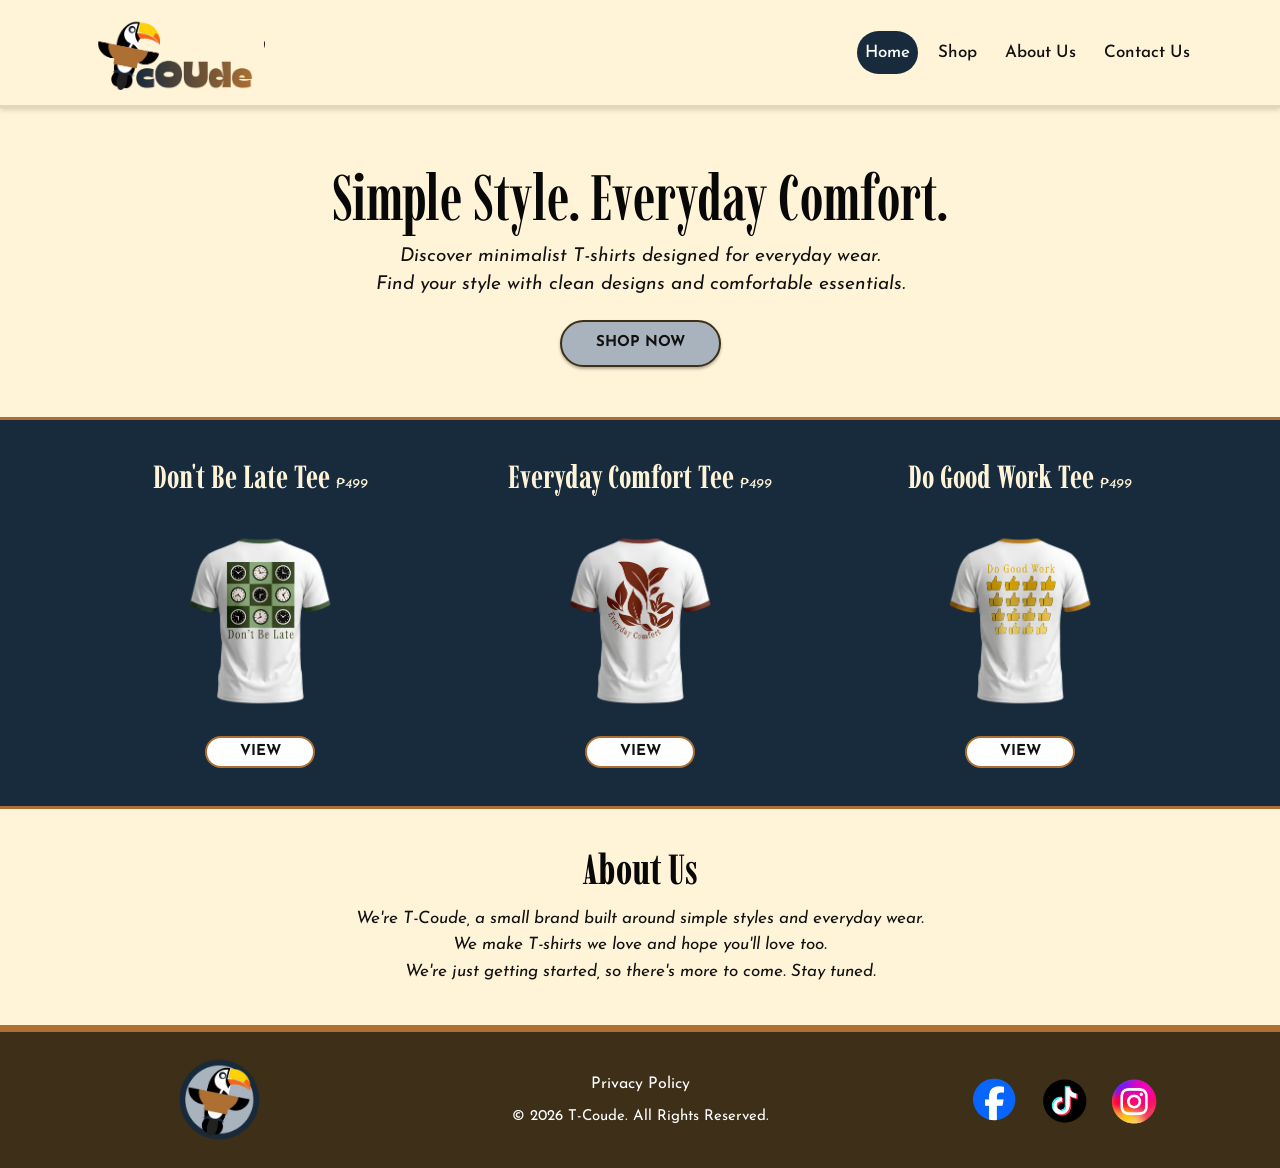
<file: index.html>
<!DOCTYPE html>
<html lang="en">
<head>
  <meta charset="UTF-8">
  <meta name="viewport" content="width=device-width, initial-scale=1.0">

  <title>T-Coude | Simple Style. Everyday Comfort.</title>

  <!-- Bootstrap CSS -->
  <link href="https://cdn.jsdelivr.net/npm/bootstrap@5.3.3/dist/css/bootstrap.min.css" rel="stylesheet">

  <!-- Google Fonts -->
  <link href="https://fonts.googleapis.com/css2?family=Imbue:wght@400;500;600;700&family=Josefin+Sans:wght@400;500;600;700&display=swap" rel="stylesheet">

  <!-- Custom CSS -->
  <link rel="stylesheet" href="css/style.css">
</head>

<body>

  <!-- HEADER AND NAVIGATION -->
  <header>
    <nav class="navbar navbar-expand-lg tc-navbar">
      <div class="container">

        <a class="navbar-brand tc-logo" href="index.html">
          <img src="images/tcoude-logo.png" alt="T-Coude logo">
        </a>

        <button class="navbar-toggler" type="button"
          data-bs-toggle="collapse"
          data-bs-target="#mainNavigation"
          aria-controls="mainNavigation"
          aria-expanded="false"
          aria-label="Toggle navigation">
          <span class="navbar-toggler-icon"></span>
        </button>

        <div class="collapse navbar-collapse" id="mainNavigation">
          <ul class="navbar-nav ms-auto align-items-lg-center">
            <li class="nav-item">
              <a class="nav-link active" aria-current="page" href="index.html">Home</a>
            </li>
            <li class="nav-item">
              <a class="nav-link" href="#products">Shop</a>
            </li>
            <li class="nav-item">
              <a class="nav-link" href="#about">About Us</a>
            </li>
            <li class="nav-item">
              <a class="nav-link" href="contact.html">Contact Us</a>
            </li>
          </ul>
        </div>

      </div>
    </nav>
  </header>

  <main>

    <!-- HERO SECTION -->
    <section class="hero-section text-center">
      <div class="container">
        <h1>Simple Style. Everyday Comfort.</h1>

        <p>
          Discover minimalist T-shirts designed for everyday wear.<br>
          Find your style with clean designs and comfortable essentials.
        </p>

        <a href="#products" class="btn shop-button">Shop Now</a>
      </div>
    </section>

    <!-- FEATURED PRODUCTS -->
    <div class="products-section" id="products">
      <div class="container">
        <div class="row justify-content-center align-items-center g-4">

          <!-- DON'T BE LATE -->
          <div class="col-12 col-md-4">
            <article class="product-card">
              <h2>Don't Be Late Tee <span>₱499</span></h2>

              <img
                src="images/dont-be-late-back.png"
                class="product-image"
                alt="Back view of the Don't Be Late T-shirt">

              <a href="product-dont-be-late.html" class="btn view-button">View</a>
            </article>
          </div>

          <!-- EVERYDAY COMFORT -->
          <div class="col-12 col-md-4">
            <article class="product-card">
              <h2>Everyday Comfort Tee <span>₱499</span></h2>

              <img
                src="images/everyday-comfort-back.png"
                class="product-image"
                alt="Back view of the Everyday Comfort T-shirt">

              <a href="product-everyday-comfort.html" class="btn view-button">View</a>
            </article>
          </div>

          <!-- DO GOOD WORK -->
          <div class="col-12 col-md-4">
            <article class="product-card">
              <h2>Do Good Work Tee <span>₱499</span></h2>

              <img
                src="images/do-good-work-back.png"
                class="product-image"
                alt="Back view of the Do Good Work T-shirt">

              <a href="product-do-good-work.html" class="btn view-button">View</a>
            </article>
          </div>

        </div>
      </div>
    </div>

    <!-- ABOUT US -->
    <section class="about-section text-center" id="about">
      <div class="container">
        <h2>About Us</h2>

        <p>
          We're T-Coude, a small brand built around simple styles and everyday wear.<br>
          We make T-shirts we love and hope you'll love too.<br>
          We're just getting started, so there's more to come. Stay tuned.
        </p>
      </div>
    </section>

  </main>

  <!-- FOOTER -->
  <footer class="tc-footer">
    <div class="container">
      <div class="row align-items-center text-center g-3">

        <div class="col-12 col-md-3">
          <a class="footer-logo" href="index.html" aria-label="T-Coude homepage">
            <img src="images/tcoude-footer-logo.png" alt="T-Coude logo">
          </a>
        </div>

        <div class="col-12 col-md-6 footer-middle">
          <a class="privacy-link" href="privacy.html">Privacy Policy</a>
          <p>© 2026 T-Coude. All Rights Reserved.</p>
        </div>

        <div class="col-12 col-md-3 footer-socials">
          <a href="#" aria-label="Facebook">
            <img src="images/facebook.png" alt="Facebook">
          </a>

          <a href="#" aria-label="TikTok">
            <img src="images/tiktok.png" alt="TikTok">
          </a>

          <a href="#" aria-label="Instagram">
            <img src="images/instagram.png" alt="Instagram">
          </a>
        </div>

      </div>
    </div>
  </footer>

  <!-- Bootstrap JavaScript -->
  <script src="https://cdn.jsdelivr.net/npm/bootstrap@5.3.3/dist/js/bootstrap.bundle.min.js"></script>

</body>
</html>
</file>
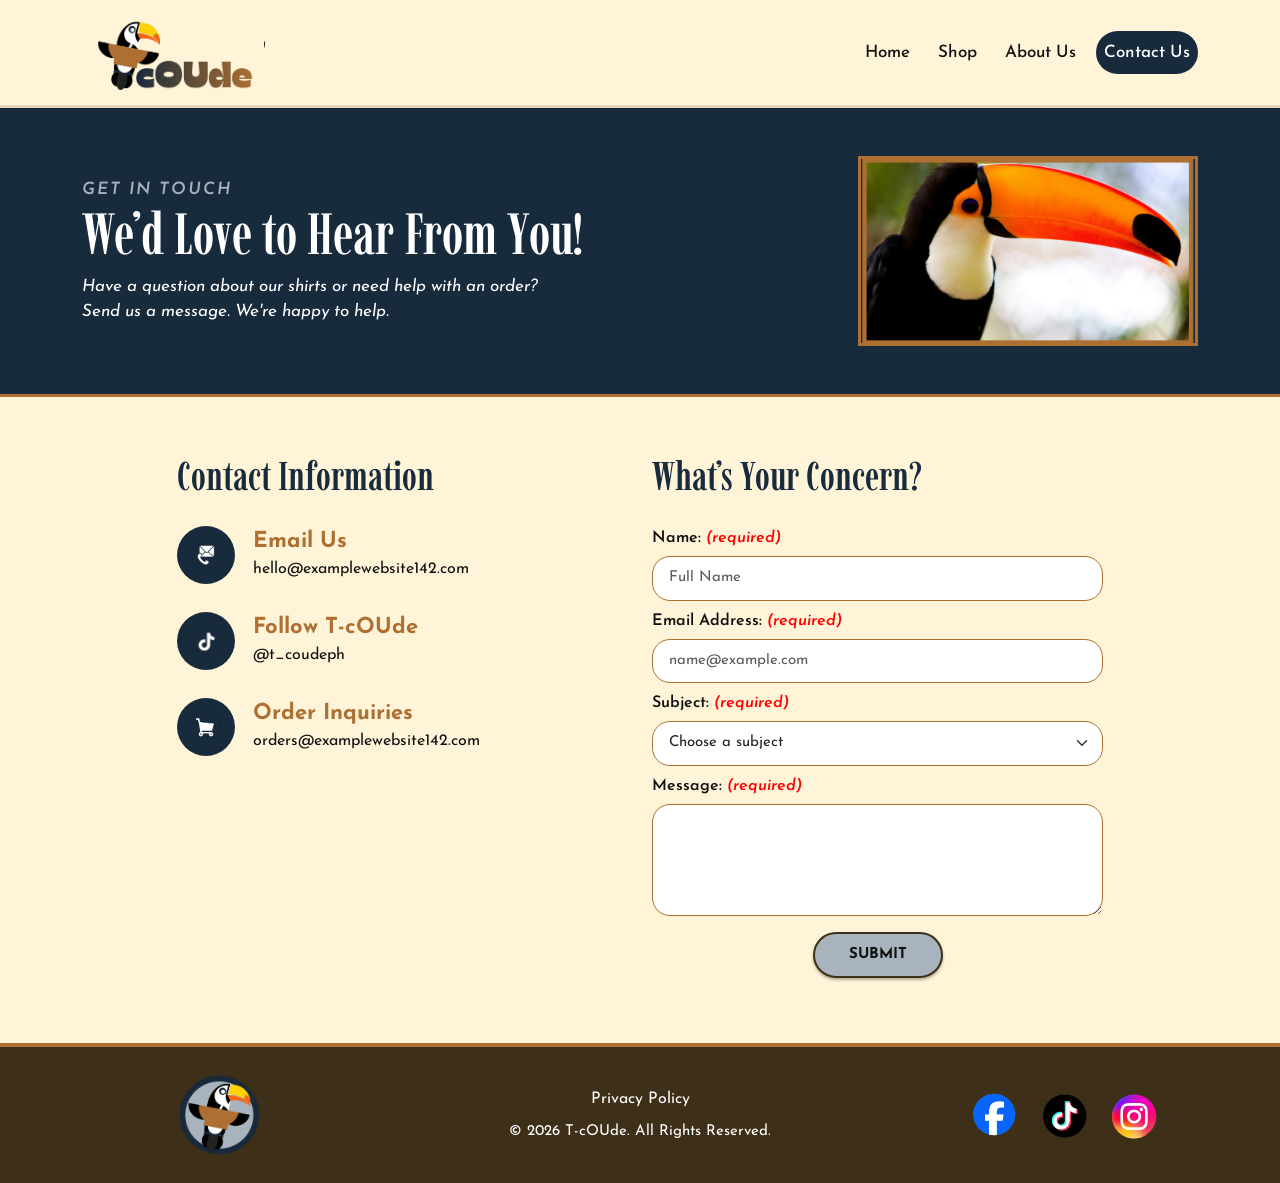
<file: contact.html>
<!DOCTYPE html>
<html lang="en">
<head>
  <meta charset="UTF-8">
  <meta name="viewport" content="width=device-width, initial-scale=1.0">

  <title>Contact Us | T-Coude</title>

  <!-- Bootstrap CSS -->
  <link href="https://cdn.jsdelivr.net/npm/bootstrap@5.3.3/dist/css/bootstrap.min.css" rel="stylesheet">

  <!-- Google Fonts -->
  <link href="https://fonts.googleapis.com/css2?family=Imbue:wght@400;500;600;700&family=Josefin+Sans:ital,wght@0,400;0,500;0,600;0,700;1,400&display=swap" rel="stylesheet">

  <!-- Main CSS -->
  <link rel="stylesheet" href="css/style.css">
</head>

<body>

<!-- HEADER / NAVBAR -->
<header>
  <nav class="navbar navbar-expand-lg tc-navbar">
    <div class="container">

      <a class="navbar-brand tc-logo" href="index.html">
        <img src="images/tcoude-logo.png" alt="T-Coude logo">
      </a>

      <button class="navbar-toggler" type="button"
        data-bs-toggle="collapse"
        data-bs-target="#mainNavigation"
        aria-controls="mainNavigation"
        aria-expanded="false"
        aria-label="Toggle navigation">
        <span class="navbar-toggler-icon"></span>
      </button>

      <div class="collapse navbar-collapse" id="mainNavigation">
        <ul class="navbar-nav ms-auto align-items-lg-center">
          <li class="nav-item">
            <a class="nav-link" href="index.html">Home</a>
          </li>

          <li class="nav-item">
            <a class="nav-link" href="index.html#products">Shop</a>
          </li>

          <li class="nav-item">
            <a class="nav-link" href="index.html#about">About Us</a>
          </li>

          <li class="nav-item">
            <a class="nav-link active" href="contact.html" aria-current="page">Contact Us</a>
          </li>
        </ul>
      </div>
    </div>
  </nav>
</header>

<main>

  <!-- CONTACT HERO -->
  <section class="contact-hero">
    <div class="container">
      <div class="row align-items-center">

        <div class="col-md-7">
          <p class="eyebrow">GET IN TOUCH</p>
          <h1>We’d Love to Hear From You!</h1>
          <p>
            Have a question about our shirts or need help with an order?<br>
            Send us a message. We're happy to help.
          </p>
        </div>

        <div class="col-md-5">
          <img
            src="images/toucan-photo.png"
            alt="T-Coude toucan"
            class="contact-toucan-image">
        </div>

      </div>
    </div>
  </section>

  <!-- CONTACT CONTENT -->
  <section class="contact-content">
    <div class="container">
      <div class="row g-4">

        <!-- LEFT COLUMN: CONTACT INFORMATION -->
        <div class="col-lg-5 offset-lg-1">
          <h2>Contact Information</h2>

          <!-- EMAIL -->
          <div class="contact-info-item">
            <div class="contact-icon">
              <img src="images/contact-email-blue.png" alt="Email icon">
            </div>
            <div>
              <h3>Email Us</h3>
              <p><a href="mailto:hello@examplewebsite142.com">hello@examplewebsite142.com</a></p>
            </div>
          </div>

          <!-- TIKTOK -->
          <div class="contact-info-item">
            <div class="contact-icon">
              <img src="images/contact-tiktok-blue.png" alt="TikTok icon">
            </div>
            <div>
              <h3>Follow T-cOUde</h3>
              <p>
                <a href="https://www.tiktok.com/@t_coudeph" target="_blank" rel="noopener noreferrer">
                  @t_coudeph
                </a>
              </p>
            </div>
          </div>

          <!-- ORDER INQUIRIES -->
          <div class="contact-info-item">
            <div class="contact-icon">
              <img src="images/contact-orders-blue.png" alt="Order inquiries icon">
            </div>
            <div>
              <h3>Order Inquiries</h3>
              <p><a href="mailto:orders@examplewebsite142.com">orders@examplewebsite142.com</a></p>
            </div>
          </div>
        </div>

        <!-- RIGHT COLUMN: CONTACT FORM -->
        <div class="col-lg-5">
          <h2>What’s Your Concern?</h2>

          <form id="contactForm" class="contact-form">

            <div class="mb-2">
              <label for="contactName" class="form-label">
                Name: <span class="required">(required)</span>
              </label>
              <input
                type="text"
                class="form-control"
                id="contactName"
                placeholder="Full Name"
                required>
            </div>

            <div class="mb-2">
              <label for="contactEmail" class="form-label">
                Email Address: <span class="required">(required)</span>
              </label>
              <input
                type="email"
                class="form-control"
                id="contactEmail"
                placeholder="name@example.com"
                required>
            </div>

            <div class="mb-2">
              <label for="contactSubject" class="form-label">
                Subject: <span class="required">(required)</span>
              </label>
              <select class="form-select" id="contactSubject" required>
                <option value="" selected disabled>Choose a subject</option>
                <option value="Product Inquiry">Product Inquiry</option>
                <option value="Order Concern">Order Concern</option>
                <option value="General Question">General Question</option>
                <option value="Other">Other</option>
              </select>
            </div>

            <div class="mb-3">
              <label for="contactMessage" class="form-label">
                Message: <span class="required">(required)</span>
              </label>
              <textarea
                class="form-control"
                id="contactMessage"
                rows="4"
                required></textarea>
            </div>

            <div class="text-center">
              <button type="submit" class="btn btn-cadet">
                SUBMIT
              </button>
            </div>

          </form>
        </div>

      </div>
    </div>
  </section>

</main>

<!-- FOOTER -->
<footer class="tc-footer">
  <div class="container">

    <div class="row align-items-center text-center g-3">

      <div class="col-12 col-md-3">
        <a class="footer-logo" href="index.html" aria-label="T-Coude homepage">
          <img src="images/tcoude-footer-logo.png" alt="T-Coude logo">
        </a>
      </div>

      <div class="col-12 col-md-6 footer-middle">
        <a href="privacy.html">Privacy Policy</a>
        <p>© 2026 T-cOUde. All Rights Reserved.</p>
      </div>

      <div class="col-12 col-md-3 footer-socials">
        <a href="#" aria-label="Facebook">
          <img src="images/facebook.png" alt="Facebook">
        </a>

        <a href="#" aria-label="TikTok">
          <img src="images/tiktok.png" alt="TikTok">
        </a>

        <a href="#" aria-label="Instagram">
          <img src="images/instagram.png" alt="Instagram">
        </a>
      </div>

    </div>
  </div>
</footer>

<!-- JAVASCRIPT -->
<script src="https://cdn.jsdelivr.net/npm/bootstrap@5.3.3/dist/js/bootstrap.bundle.min.js"></script>
<script src="js/script.js"></script>

</body>
</html>
</file>
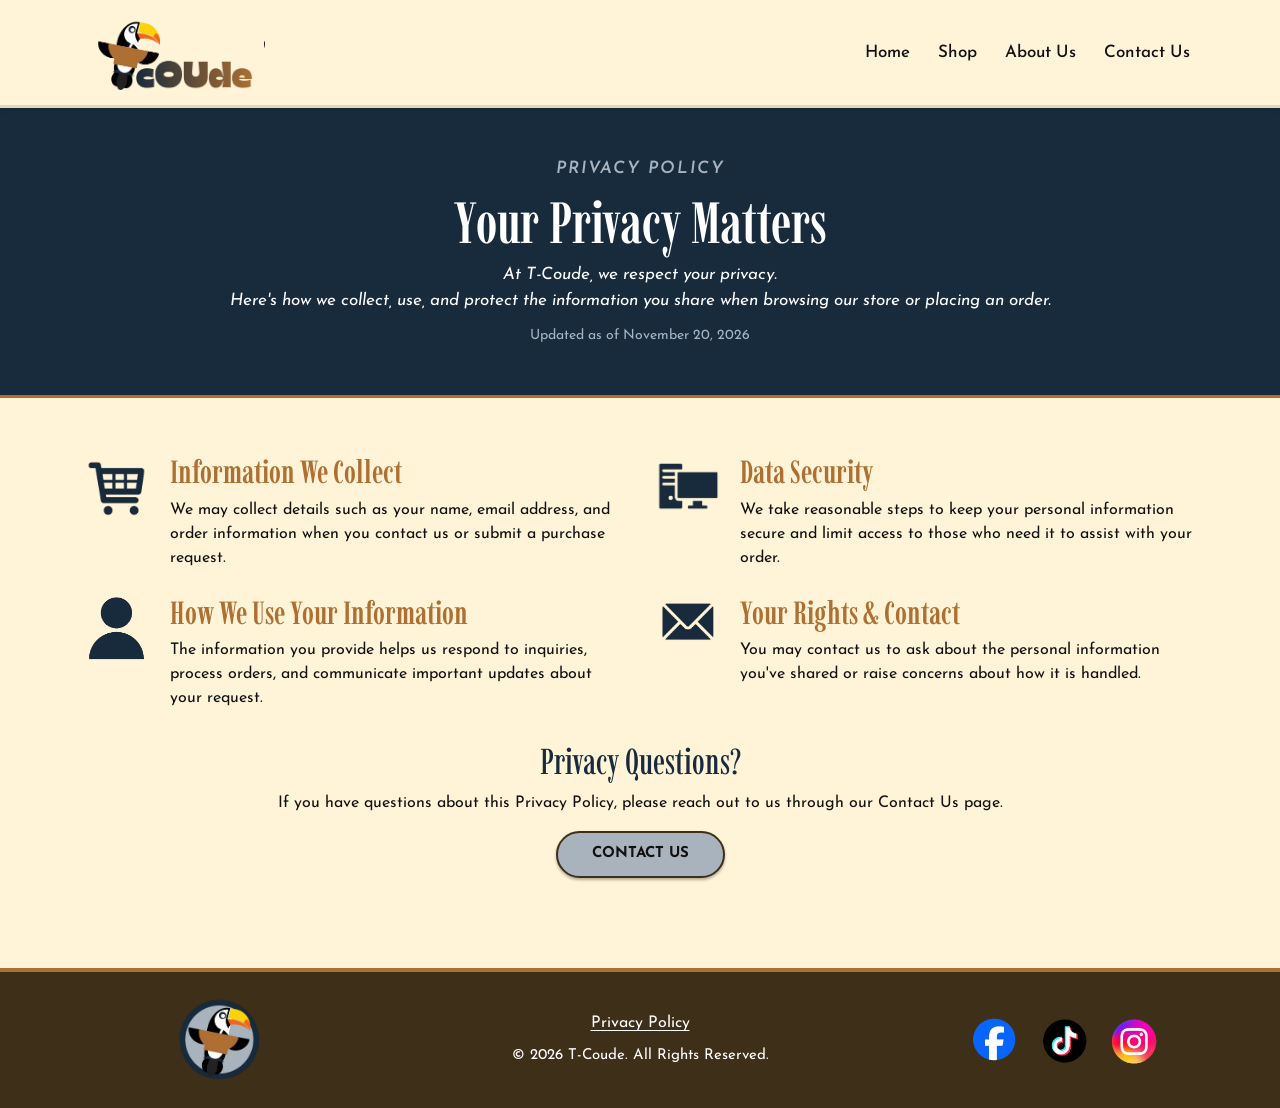
<file: privacy.html>
<!DOCTYPE html>
<html lang="en">
<head>
  <meta charset="UTF-8">
  <meta name="viewport" content="width=device-width, initial-scale=1.0">
  <title>Privacy Policy | T-Coude</title>

  <link href="https://cdn.jsdelivr.net/npm/bootstrap@5.3.3/dist/css/bootstrap.min.css" rel="stylesheet">
  <link href="https://fonts.googleapis.com/css2?family=Imbue:wght@400;500;600;700&family=Josefin+Sans:wght@400;500;600;700&display=swap" rel="stylesheet">
  <link rel="stylesheet" href="css/style.css">
</head>

<body>

<header>
  <nav class="navbar navbar-expand-lg tc-navbar">
    <div class="container">
      <a class="navbar-brand tc-logo" href="index.html">
        <img src="images/tcoude-logo.png" alt="T-Coude logo">
      </a>

      <button class="navbar-toggler" type="button" data-bs-toggle="collapse"
        data-bs-target="#mainNavigation" aria-controls="mainNavigation"
        aria-expanded="false" aria-label="Toggle navigation">
        <span class="navbar-toggler-icon"></span>
      </button>

      <div class="collapse navbar-collapse" id="mainNavigation">
        <ul class="navbar-nav ms-auto align-items-lg-center">
          <li class="nav-item"><a class="nav-link" href="index.html">Home</a></li>
          <li class="nav-item"><a class="nav-link" href="index.html#products">Shop</a></li>
          <li class="nav-item"><a class="nav-link" href="index.html#about">About Us</a></li>
          <li class="nav-item"><a class="nav-link" href="contact.html">Contact Us</a></li>
        </ul>
      </div>
    </div>
  </nav>
</header>

<main>

  <!-- PRIVACY POLICY HERO -->
  <section class="privacy-hero">
    <div class="container">
      <p class="eyebrow">PRIVACY POLICY</p>
      <h1>Your Privacy Matters</h1>
      <p>
        At T-Coude, we respect your privacy.<br>
        Here's how we collect, use, and protect the information you share
        when browsing our store or placing an order.
      </p>
      <small>Updated as of November 20, 2026</small>
    </div>
  </section>

  <!-- PRIVACY POLICY CONTENT -->
  <section class="privacy-content">
    <div class="container">

      <div class="row g-4">

        <!-- INFORMATION WE COLLECT -->
        <div class="col-md-6">
          <article class="privacy-item">
            <img
              src="images/shopping-cart-icon.png"
              class="privacy-icon-img"
              alt="Shopping cart icon">

            <div>
              <h2>Information We Collect</h2>
              <p>
                We may collect details such as your name, email address,
                and order information when you contact us or submit a
                purchase request.
              </p>
            </div>
          </article>
        </div>

        <!-- DATA SECURITY -->
        <div class="col-md-6">
          <article class="privacy-item">
            <img
              src="images/computer-icon.png"
              class="privacy-icon-img"
              alt="Computer icon">

            <div>
              <h2>Data Security</h2>
              <p>
                We take reasonable steps to keep your personal information
                secure and limit access to those who need it to assist
                with your order.
              </p>
            </div>
          </article>
        </div>

        <!-- HOW WE USE YOUR INFORMATION -->
        <div class="col-md-6">
          <article class="privacy-item">
            <img
              src="images/user-icon.png"
              class="privacy-icon-img"
              alt="User icon">

            <div>
              <h2>How We Use Your Information</h2>
              <p>
                The information you provide helps us respond to inquiries,
                process orders, and communicate important updates about
                your request.
              </p>
            </div>
          </article>
        </div>

        <!-- YOUR RIGHTS AND CONTACT -->
        <div class="col-md-6">
          <article class="privacy-item">
            <img
              src="images/email-icon.png"
              class="privacy-icon-img"
              alt="Email icon">

            <div>
              <h2>Your Rights &amp; Contact</h2>
              <p>
                You may contact us to ask about the personal information
                you've shared or raise concerns about how it is handled.
              </p>
            </div>
          </article>
        </div>

      </div>

      <!-- PRIVACY QUESTIONS -->
      <div class="privacy-questions">
        <h2>Privacy Questions?</h2>
        <p>
          If you have questions about this Privacy Policy, please reach
          out to us through our Contact Us page.
        </p>
        <a href="contact.html" class="btn shop-button">Contact Us</a>
      </div>

    </div>
  </section>

</main>

<footer class="tc-footer">
  <div class="container">
    <div class="row align-items-center text-center g-3">
      <div class="col-12 col-md-3">
        <a class="footer-logo" href="index.html" aria-label="T-Coude homepage">
          <img src="images/tcoude-footer-logo.png" alt="T-Coude logo">
        </a>
      </div>

      <div class="col-12 col-md-6 footer-middle">
        <a href="privacy.html" class="active-page" aria-current="page">Privacy Policy</a>
        <p>© 2026 T-Coude. All Rights Reserved.</p>
      </div>

      <div class="col-12 col-md-3 footer-socials">
        <a href="#" aria-label="Facebook"><img src="images/facebook.png" alt="Facebook"></a>
        <a href="#" aria-label="TikTok"><img src="images/tiktok.png" alt="TikTok"></a>
        <a href="#" aria-label="Instagram"><img src="images/instagram.png" alt="Instagram"></a>
      </div>
    </div>
  </div>
</footer>

<script src="https://cdn.jsdelivr.net/npm/bootstrap@5.3.3/dist/js/bootstrap.bundle.min.js"></script>
</body>
</html>
</file>
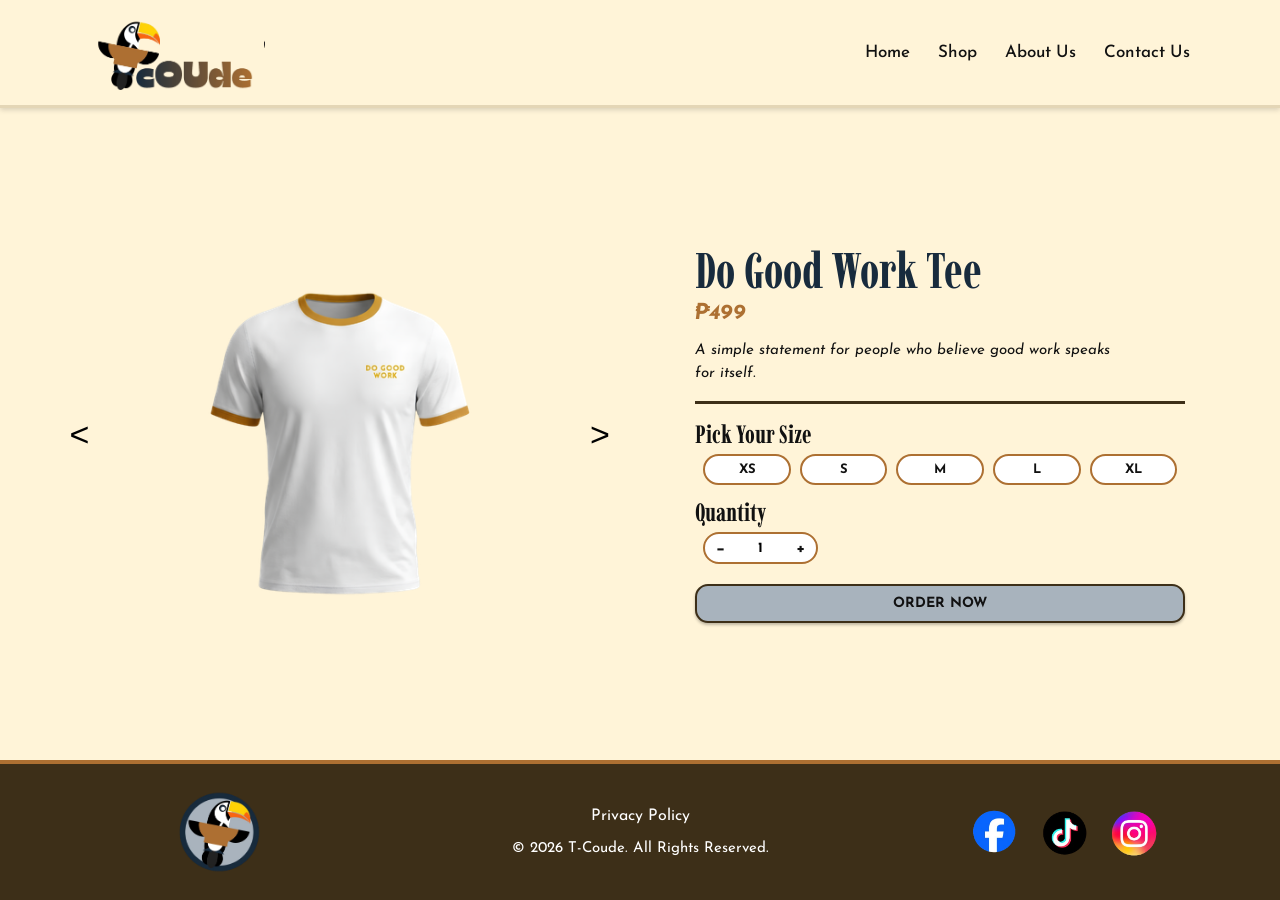
<file: product-do-good-work.html>
<!DOCTYPE html>
<html lang="en">
<head>
  <meta charset="UTF-8">
  <meta name="viewport" content="width=device-width, initial-scale=1.0">
  <title>Do Good Work Tee | T-Coude</title>

  <link href="https://cdn.jsdelivr.net/npm/bootstrap@5.3.3/dist/css/bootstrap.min.css" rel="stylesheet">
  <link href="https://fonts.googleapis.com/css2?family=Imbue:wght@400;500;600;700&family=Josefin+Sans:wght@400;500;600;700&display=swap" rel="stylesheet">
  <link rel="stylesheet" href="css/style.css">
  <link rel="stylesheet" href="css/product.css">
</head>

<body>
<header>
  <nav class="navbar navbar-expand-lg tc-navbar">
    <div class="container">
      <a class="navbar-brand tc-logo" href="index.html">
        <img src="images/tcoude-logo.png" alt="T-Coude logo">
      </a>

      <button class="navbar-toggler" type="button" data-bs-toggle="collapse"
        data-bs-target="#mainNavigation" aria-controls="mainNavigation"
        aria-expanded="false" aria-label="Toggle navigation">
        <span class="navbar-toggler-icon"></span>
      </button>

      <div class="collapse navbar-collapse" id="mainNavigation">
        <ul class="navbar-nav ms-auto align-items-lg-center">
          <li class="nav-item"><a class="nav-link" href="index.html">Home</a></li>
          <li class="nav-item"><a class="nav-link" href="index.html#products">Shop</a></li>
          <li class="nav-item"><a class="nav-link" href="index.html#about">About Us</a></li>
          <li class="nav-item"><a class="nav-link" href="contact.html">Contact Us</a></li>
        </ul>
      </div>
    </div>
  </nav>
</header>

<main class="product-main">
  <section class="product-detail container">
    <div class="product-gallery">
      <button class="gallery-arrow" type="button" id="previousImage" aria-label="Show previous image">&lt;</button>

      <img
        id="productGalleryImage"
        class="solo-product-image"
        src="images/do-good-work-front.png"
        data-front="images/do-good-work-front.png"
        data-back="images/do-good-work-back.png"
        alt="Do Good Work T-shirt, front view">

      <button class="gallery-arrow" type="button" id="nextImage" aria-label="Show next image">&gt;</button>
    </div>

    <div class="product-information">
      <h1>Do Good Work Tee</h1>
      <p class="product-price">₱499</p>
      <p class="product-description">
        A simple statement for people who believe good work speaks for itself.
      </p>

      <hr class="product-divider">

      <form class="order-form" data-product="Do Good Work Tee">
        <h2>Pick Your Size</h2>
        <div class="size-options" role="group" aria-label="Choose a size">
          <label><input type="radio" name="size" value="XS" required><span>XS</span></label>
          <label><input type="radio" name="size" value="S"><span>S</span></label>
          <label><input type="radio" name="size" value="M"><span>M</span></label>
          <label><input type="radio" name="size" value="L"><span>L</span></label>
          <label><input type="radio" name="size" value="XL"><span>XL</span></label>
        </div>

        <h2 class="quantity-heading">Quantity</h2>
        <div class="quantity-control">
          <button type="button" class="quantity-minus" aria-label="Decrease quantity">−</button>
          <input type="number" name="quantity" value="1" min="1" max="99" aria-label="Quantity">
          <button type="button" class="quantity-plus" aria-label="Increase quantity">+</button>
        </div>

        <button type="submit" class="btn order-button">Order Now</button>
      </form>
    </div>
  </section>
</main>

<footer class="tc-footer">
  <div class="container">
    <div class="row align-items-center text-center g-3">
      <div class="col-12 col-md-3">
        <a class="footer-logo" href="index.html" aria-label="T-Coude homepage">
          <img src="images/tcoude-footer-logo.png" alt="T-Coude logo">
        </a>
      </div>
      <div class="col-12 col-md-6 footer-middle">
        <a href="privacy.html">Privacy Policy</a>
        <p>© 2026 T-Coude. All Rights Reserved.</p>
      </div>
      <div class="col-12 col-md-3 footer-socials">
        <a href="#" aria-label="Facebook"><img src="images/facebook.png" alt="Facebook"></a>
        <a href="#" aria-label="TikTok"><img src="images/tiktok.png" alt="TikTok"></a>
        <a href="#" aria-label="Instagram"><img src="images/instagram.png" alt="Instagram"></a>
      </div>
    </div>
  </div>
</footer>

<script src="https://cdn.jsdelivr.net/npm/bootstrap@5.3.3/dist/js/bootstrap.bundle.min.js"></script>
<script src="js/order.js"></script>
</body>
</html>
</file>
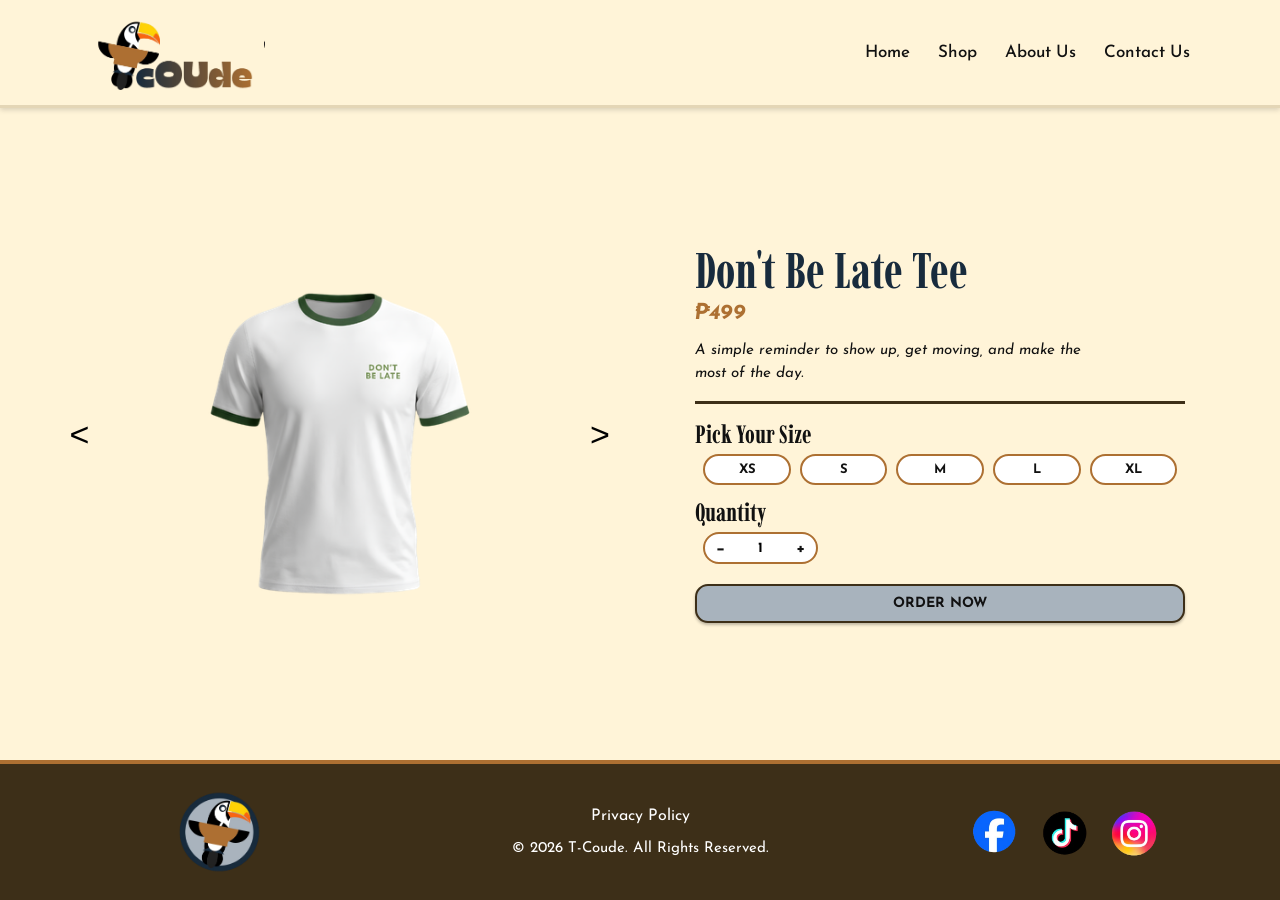
<file: product-dont-be-late.html>
<!DOCTYPE html>
<html lang="en">
<head>
  <meta charset="UTF-8">
  <meta name="viewport" content="width=device-width, initial-scale=1.0">
  <title>Don't Be Late Tee | T-Coude</title>

  <link href="https://cdn.jsdelivr.net/npm/bootstrap@5.3.3/dist/css/bootstrap.min.css" rel="stylesheet">
  <link href="https://fonts.googleapis.com/css2?family=Imbue:wght@400;500;600;700&family=Josefin+Sans:wght@400;500;600;700&display=swap" rel="stylesheet">
  <link rel="stylesheet" href="css/style.css">
  <link rel="stylesheet" href="css/product.css">
</head>

<body>
<header>
  <nav class="navbar navbar-expand-lg tc-navbar">
    <div class="container">
      <a class="navbar-brand tc-logo" href="index.html">
        <img src="images/tcoude-logo.png" alt="T-Coude logo">
      </a>

      <button class="navbar-toggler" type="button" data-bs-toggle="collapse"
        data-bs-target="#mainNavigation" aria-controls="mainNavigation"
        aria-expanded="false" aria-label="Toggle navigation">
        <span class="navbar-toggler-icon"></span>
      </button>

      <div class="collapse navbar-collapse" id="mainNavigation">
        <ul class="navbar-nav ms-auto align-items-lg-center">
          <li class="nav-item"><a class="nav-link" href="index.html">Home</a></li>
          <li class="nav-item"><a class="nav-link" href="index.html#products">Shop</a></li>
          <li class="nav-item"><a class="nav-link" href="index.html#about">About Us</a></li>
          <li class="nav-item"><a class="nav-link" href="contact.html">Contact Us</a></li>
        </ul>
      </div>
    </div>
  </nav>
</header>

<main class="product-main">
  <section class="product-detail container">
    <div class="product-gallery">
      <button class="gallery-arrow" type="button" id="previousImage" aria-label="Show previous image">&lt;</button>

      <img
        id="productGalleryImage"
        class="solo-product-image"
        src="images/dont-be-late-front.png"
        data-front="images/dont-be-late-front.png"
        data-back="images/dont-be-late-back.png"
        alt="Don't Be Late T-shirt, front view">

      <button class="gallery-arrow" type="button" id="nextImage" aria-label="Show next image">&gt;</button>
    </div>

    <div class="product-information">
      <h1>Don't Be Late Tee</h1>
      <p class="product-price">₱499</p>
      <p class="product-description">
        A simple reminder to show up, get moving, and make the most of the day.
      </p>

      <hr class="product-divider">

      <form class="order-form" data-product="Don't Be Late Tee">
        <h2>Pick Your Size</h2>
        <div class="size-options" role="group" aria-label="Choose a size">
          <label><input type="radio" name="size" value="XS" required><span>XS</span></label>
          <label><input type="radio" name="size" value="S"><span>S</span></label>
          <label><input type="radio" name="size" value="M"><span>M</span></label>
          <label><input type="radio" name="size" value="L"><span>L</span></label>
          <label><input type="radio" name="size" value="XL"><span>XL</span></label>
        </div>

        <h2 class="quantity-heading">Quantity</h2>
        <div class="quantity-control">
          <button type="button" class="quantity-minus" aria-label="Decrease quantity">−</button>
          <input type="number" name="quantity" value="1" min="1" max="99" aria-label="Quantity">
          <button type="button" class="quantity-plus" aria-label="Increase quantity">+</button>
        </div>

        <button type="submit" class="btn order-button">Order Now</button>
      </form>
    </div>
  </section>
</main>

<footer class="tc-footer">
  <div class="container">
    <div class="row align-items-center text-center g-3">
      <div class="col-12 col-md-3">
        <a class="footer-logo" href="index.html" aria-label="T-Coude homepage">
          <img src="images/tcoude-footer-logo.png" alt="T-Coude logo">
        </a>
      </div>
      <div class="col-12 col-md-6 footer-middle">
        <a href="privacy.html">Privacy Policy</a>
        <p>© 2026 T-Coude. All Rights Reserved.</p>
      </div>
      <div class="col-12 col-md-3 footer-socials">
        <a href="#" aria-label="Facebook"><img src="images/facebook.png" alt="Facebook"></a>
        <a href="#" aria-label="TikTok"><img src="images/tiktok.png" alt="TikTok"></a>
        <a href="#" aria-label="Instagram"><img src="images/instagram.png" alt="Instagram"></a>
      </div>
    </div>
  </div>
</footer>

<script src="https://cdn.jsdelivr.net/npm/bootstrap@5.3.3/dist/js/bootstrap.bundle.min.js"></script>
<script src="js/order.js"></script>
</body>
</html>
</file>
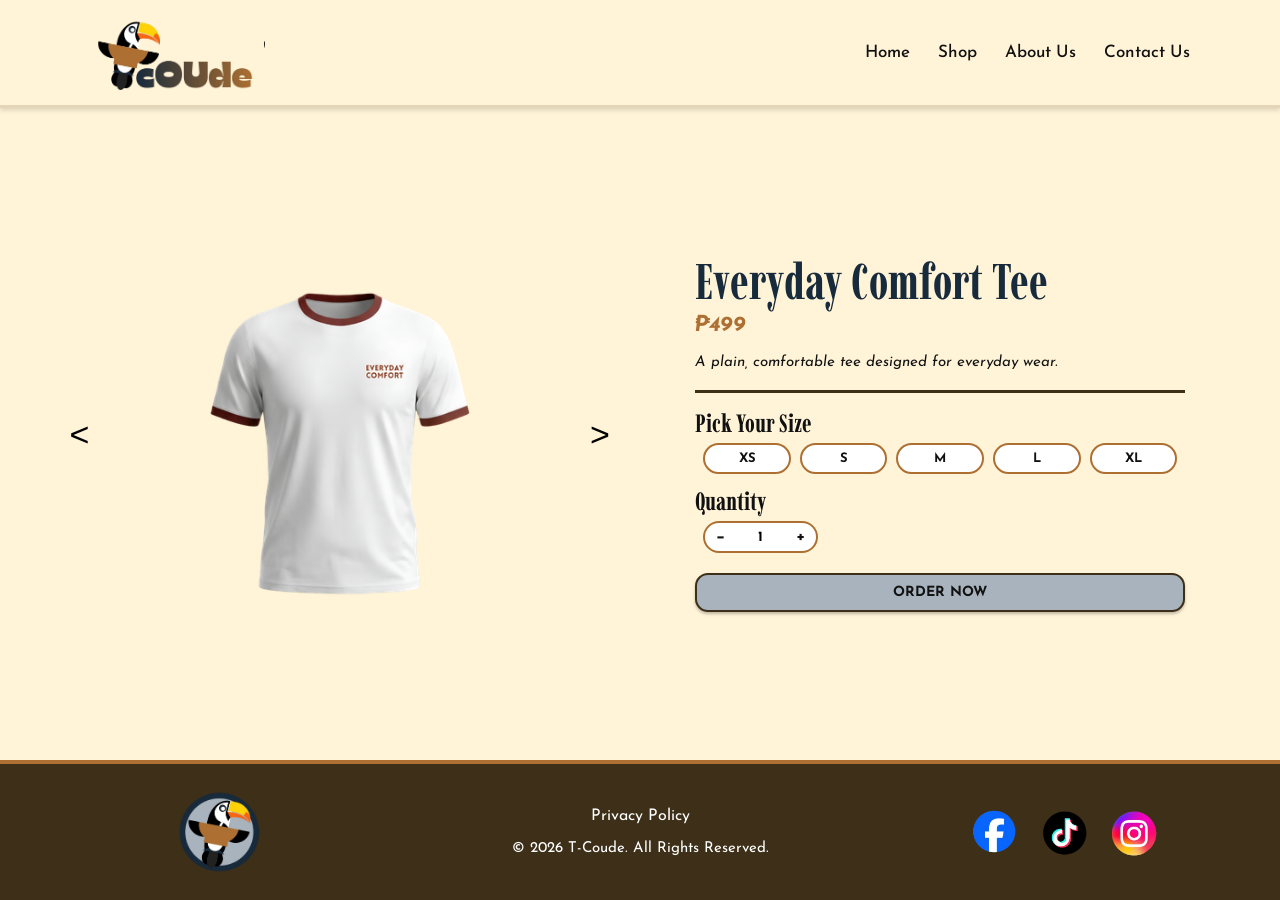
<file: product-everyday-comfort.html>
<!DOCTYPE html>
<html lang="en">
<head>
  <meta charset="UTF-8">
  <meta name="viewport" content="width=device-width, initial-scale=1.0">
  <title>Everyday Comfort Tee | T-Coude</title>

  <link href="https://cdn.jsdelivr.net/npm/bootstrap@5.3.3/dist/css/bootstrap.min.css" rel="stylesheet">
  <link href="https://fonts.googleapis.com/css2?family=Imbue:wght@400;500;600;700&family=Josefin+Sans:wght@400;500;600;700&display=swap" rel="stylesheet">
  <link rel="stylesheet" href="css/style.css">
  <link rel="stylesheet" href="css/product.css">
</head>

<body>
<header>
  <nav class="navbar navbar-expand-lg tc-navbar">
    <div class="container">
      <a class="navbar-brand tc-logo" href="index.html">
        <img src="images/tcoude-logo.png" alt="T-Coude logo">
      </a>

      <button class="navbar-toggler" type="button" data-bs-toggle="collapse"
        data-bs-target="#mainNavigation" aria-controls="mainNavigation"
        aria-expanded="false" aria-label="Toggle navigation">
        <span class="navbar-toggler-icon"></span>
      </button>

      <div class="collapse navbar-collapse" id="mainNavigation">
        <ul class="navbar-nav ms-auto align-items-lg-center">
          <li class="nav-item"><a class="nav-link" href="index.html">Home</a></li>
          <li class="nav-item"><a class="nav-link" href="index.html#products">Shop</a></li>
          <li class="nav-item"><a class="nav-link" href="index.html#about">About Us</a></li>
          <li class="nav-item"><a class="nav-link" href="contact.html">Contact Us</a></li>
        </ul>
      </div>
    </div>
  </nav>
</header>

<main class="product-main">
  <section class="product-detail container">
    <div class="product-gallery">
      <button class="gallery-arrow" type="button" id="previousImage" aria-label="Show previous image">&lt;</button>

      <img
        id="productGalleryImage"
        class="solo-product-image"
        src="images/everyday-comfort-front.png"
        data-front="images/everyday-comfort-front.png"
        data-back="images/everyday-comfort-back.png"
        alt="Everyday Comfort T-shirt, front view">

      <button class="gallery-arrow" type="button" id="nextImage" aria-label="Show next image">&gt;</button>
    </div>

    <div class="product-information">
      <h1>Everyday Comfort Tee</h1>
      <p class="product-price">₱499</p>
      <p class="product-description">
        A plain, comfortable tee designed for everyday wear.
      </p>

      <hr class="product-divider">

      <form class="order-form" data-product="Everyday Comfort Tee">
        <h2>Pick Your Size</h2>
        <div class="size-options" role="group" aria-label="Choose a size">
          <label><input type="radio" name="size" value="XS" required><span>XS</span></label>
          <label><input type="radio" name="size" value="S"><span>S</span></label>
          <label><input type="radio" name="size" value="M"><span>M</span></label>
          <label><input type="radio" name="size" value="L"><span>L</span></label>
          <label><input type="radio" name="size" value="XL"><span>XL</span></label>
        </div>

        <h2 class="quantity-heading">Quantity</h2>
        <div class="quantity-control">
          <button type="button" class="quantity-minus" aria-label="Decrease quantity">−</button>
          <input type="number" name="quantity" value="1" min="1" max="99" aria-label="Quantity">
          <button type="button" class="quantity-plus" aria-label="Increase quantity">+</button>
        </div>

        <button type="submit" class="btn order-button">Order Now</button>
      </form>
    </div>
  </section>
</main>

<footer class="tc-footer">
  <div class="container">
    <div class="row align-items-center text-center g-3">
      <div class="col-12 col-md-3">
        <a class="footer-logo" href="index.html" aria-label="T-Coude homepage">
          <img src="images/tcoude-footer-logo.png" alt="T-Coude logo">
        </a>
      </div>
      <div class="col-12 col-md-6 footer-middle">
        <a href="privacy.html">Privacy Policy</a>
        <p>© 2026 T-Coude. All Rights Reserved.</p>
      </div>
      <div class="col-12 col-md-3 footer-socials">
        <a href="#" aria-label="Facebook"><img src="images/facebook.png" alt="Facebook"></a>
        <a href="#" aria-label="TikTok"><img src="images/tiktok.png" alt="TikTok"></a>
        <a href="#" aria-label="Instagram"><img src="images/instagram.png" alt="Instagram"></a>
      </div>
    </div>
  </div>
</footer>

<script src="https://cdn.jsdelivr.net/npm/bootstrap@5.3.3/dist/js/bootstrap.bundle.min.js"></script>
<script src="js/order.js"></script>
</body>
</html>
</file>
<file: css/style.css>
/* =====================================
   T-COUDE BRAND COLORS AND GLOBAL STYLES
===================================== */

:root {
  --ebony-clay: #182B3D;
  --bistre: #3D2F18;
  --leather: #AD7032;
  --cadet-blue: #A8B3BD;
  --cream: #FFF4D8;
  --white: #FFFFFF;
}

* {
  box-sizing: border-box;
}

html {
  scroll-behavior: smooth;
  scroll-padding-top: 95px;
}

body {
  min-height: 100vh;
  margin: 0;
  display: flex;
  flex-direction: column;
  color: #111111;
  background-color: var(--cream);
  font-family: 'Josefin Sans', sans-serif;
  font-size: 16px;
}

main {
  flex: 1;
}

h1, h2, h3, h4, h5, h6 {
  font-family: 'Imbue', serif;
}

p, a, button, input, textarea, select, label {
  font-family: 'Josefin Sans', sans-serif;
}

/* =====================================
   SHARED HEADER AND NAVIGATION
===================================== */

.tc-navbar {
  min-height: 90px;
  padding: 10px 0;
  background-color: var(--cream);
  border-bottom: 3px solid #E4D6B6;
  box-shadow: 0 2px 5px rgba(0, 0, 0, 0.15);
}

.tc-logo img {
  display: block;
  width: 190px;
  height: 75px;
  object-fit: contain;
}

.tc-navbar .nav-link {
  margin-left: 12px;
  padding: 9px 18px;
  color: #111111;
  font-size: 17px;
  font-weight: 500;
  border-radius: 25px;
  transition: background-color 0.2s ease, color 0.2s ease;
}

.tc-navbar .nav-link:hover,
.tc-navbar .nav-link.active {
  color: var(--white);
  background-color: var(--ebony-clay);
}

/* =====================================
   SHARED FOOTER
===================================== */

.tc-footer {
  padding: 22px 0;
  color: var(--white);
  background-color: var(--bistre);
  border-top: 4px solid var(--leather);
}

.footer-logo img {
  display: block;
  width: 105px;
  height: 92px;
  margin: auto;
  object-fit: contain;
}

.footer-middle a {
  color: var(--white);
  font-size: 16px;
  text-decoration: none;
}

.footer-middle a:hover,
.footer-middle a.active-page {
  text-decoration: underline;
  text-underline-offset: 3px;
}

.footer-middle p {
  margin: 10px 0 0;
  font-size: 15px;
}

.footer-socials {
  display: flex;
  justify-content: center;
  align-items: center;
  gap: 18px;
}

.footer-socials a {
  display: inline-flex;
  align-items: center;
  justify-content: center;
  width: 52px;
  height: 52px;
  border-radius: 50%;
  overflow: hidden;
}

.footer-socials img {
  display: block;
  width: 100%;
  height: 100%;
  object-fit: cover;
}

/* =====================================
   HOMEPAGE: HERO SECTION
===================================== */

.hero-section {
  padding: 55px 15px 50px;
  background-color: var(--cream);
  border-bottom: 3px solid var(--leather);
}

.hero-section h1 {
  margin-bottom: 10px;
  color: #080808;
  font-size: clamp(46px, 5.2vw, 64px);
  font-weight: 600;
  line-height: 1.1;
}

.hero-section p {
  margin-bottom: 22px;
  font-size: 19px;
  font-style: italic;
  line-height: 1.45;
}

.shop-button,
.btn-cadet {
  padding: 10px 34px;
  color: #111111;
  background-color: var(--cadet-blue);
  border: 2px solid var(--bistre);
  border-radius: 25px;
  box-shadow: 0 2px 3px rgba(0, 0, 0, 0.3);
  font-size: 15px;
  font-weight: 700;
  text-transform: uppercase;
  transition: background-color 0.2s ease, color 0.2s ease;
}

.shop-button:hover,
.btn-cadet:hover {
  color: var(--white);
  background-color: var(--ebony-clay);
  border-color: var(--bistre);
}

/* =====================================
   HOMEPAGE: PRODUCT SECTION
===================================== */

.products-section {
  padding: 40px 0 38px;
  background-color: var(--ebony-clay);
  border-bottom: 3px solid var(--leather);
}

.product-card {
  display: flex;
  flex-direction: column;
  align-items: center;
  height: 100%;
  text-align: center;
}

.product-card h2 {
  min-height: 36px;
  margin-bottom: 14px;
  color: var(--cream);
  font-size: 32px;
  font-weight: 700;
  line-height: 1.1;
}

.product-card h2 span {
  font-family: 'Josefin Sans', sans-serif;
  font-size: 14px;
  font-style: italic;
  font-weight: 400;
}

.product-image {
  display: block;
  width: 100%;
  max-width: 280px;
  height: 210px;
  margin: 0 auto;
  object-fit: contain;
}

.view-button {
  min-width: 110px;
  margin-top: 16px;
  padding: 6px 26px;
  color: #111111;
  background-color: var(--white);
  border: 2px solid var(--leather);
  border-radius: 20px;
  font-size: 15px;
  font-weight: 700;
  line-height: 1.1;
  text-transform: uppercase;
  transition: background-color 0.2s ease, color 0.2s ease;
}

.view-button:hover {
  color: var(--white);
  background-color: var(--leather);
  border-color: var(--leather);
}

/* =====================================
   HOMEPAGE: ABOUT US
===================================== */

.about-section {
  padding: 36px 15px 40px;
  background-color: var(--cream);
  border-bottom: 3px solid var(--leather);
}

.about-section h2 {
  margin-bottom: 10px;
  color: #080808;
  font-size: 42px;
  font-weight: 700;
}

.about-section p {
  margin: 0;
  font-size: 17px;
  font-style: italic;
  line-height: 1.55;
}

/* =====================================
   CONTACT PAGE: HERO
===================================== */

.contact-hero,
.privacy-hero {
  padding: 48px 0;
  color: var(--white);
  background-color: var(--ebony-clay);
  border-bottom: 3px solid var(--leather);
}

.contact-hero h1,
.privacy-hero h1 {
  margin-bottom: 8px;
  font-size: clamp(44px, 4.8vw, 58px);
  font-weight: 600;
  line-height: 1.08;
}

.contact-hero p {
  margin-bottom: 0;
  font-size: 17px;
  font-style: italic;
  line-height: 1.5;
}

.eyebrow {
  margin-bottom: 8px;
  color: var(--cadet-blue);
  font-size: 16px;
  font-weight: 600;
  letter-spacing: 2px;
}

.contact-toucan-image {
  display: block;
  width: 100%;
  max-width: 340px;
  height: 190px;
  margin-left: auto;
  object-fit: cover;
  border: 3px solid var(--leather);
}

/* =====================================
   CONTACT PAGE: INFORMATION AND FORM
===================================== */

.contact-content {
  padding: 55px 0 65px;
  background-color: var(--cream);
}

.contact-content h2 {
  margin-bottom: 26px;
  color: var(--ebony-clay);
  font-size: 40px;
  font-weight: 600;
}

.contact-info-item {
  display: flex;
  align-items: center;
  gap: 18px;
  margin-bottom: 28px;
}

.contact-icon {
  display: flex;
  align-items: center;
  justify-content: center;
  flex-shrink: 0;
  width: 58px;
  height: 58px;
  overflow: hidden;
  background-color: var(--ebony-clay);
  border-radius: 50%;
}

.contact-icon img,
.contact-icon-img {
  display: block;
  width: 34px;
  height: 34px;
  object-fit: contain;
}

.contact-info-item h3 {
  margin: 0 0 2px;
  color: var(--leather);
  font-family: 'Josefin Sans', sans-serif;
  font-size: 22px;
  font-weight: 700;
}

.contact-info-item p {
  margin: 0;
  font-size: 16px;
  line-height: 1.45;
}

.contact-info-item a {
  color: inherit;
  text-decoration: none;
}

.contact-info-item a:hover {
  text-decoration: underline;
}

.required {
  color: red;
  font-style: italic;
}

.contact-form .form-label {
  margin-bottom: 6px;
  font-size: 16px;
  font-weight: 600;
}

.contact-form .form-control,
.contact-form .form-select {
  padding: 10px 16px;
  border: 1.5px solid var(--leather);
  border-radius: 18px;
  font-size: 15px;
}

.contact-form textarea {
  resize: vertical;
}

/* =====================================
   PRIVACY POLICY PAGE
===================================== */

.privacy-hero {
  text-align: center;
}

.privacy-hero p {
  margin-bottom: 10px;
  font-size: 17px;
  font-style: italic;
}

.privacy-hero small {
  color: var(--cadet-blue);
  font-size: 14px;
}

.privacy-content {
  padding: 55px 0 40px;
  background-color: var(--cream);
}

.privacy-item {
  display: flex;
  align-items: flex-start;
  gap: 20px;
  height: 100%;
}

.privacy-icon-img {
  display: block;
  flex-shrink: 0;
  width: 68px;
  height: 68px;
  object-fit: contain;
}

.privacy-item h2 {
  margin-bottom: 6px;
  color: var(--leather);
  font-size: 32px;
  font-weight: 600;
}

.privacy-item p {
  margin-bottom: 0;
  font-size: 16px;
  line-height: 1.5;
}

.privacy-questions {
  padding: 30px 15px 50px;
  text-align: center;
}

.privacy-questions h2 {
  color: var(--ebony-clay);
  font-family: 'Imbue', serif;
  font-size: 36px;
}

.privacy-questions p {
  font-size: 16px;
}

/* =====================================
   ACCESSIBILITY
===================================== */

a:focus-visible,
button:focus-visible,
input:focus-visible,
textarea:focus-visible,
select:focus-visible {
  outline: 3px solid var(--leather);
  outline-offset: 3px;
}

/* =====================================
   MOBILE RESPONSIVENESS
===================================== */

@media (max-width: 767px) {

  .tc-navbar {
    min-height: 74px;
  }

  .tc-navbar .nav-link {
    margin: 4px 0;
    font-size: 16px;
  }

  .tc-logo img {
    width: 145px;
    height: 60px;
  }

  .hero-section {
    padding: 38px 15px;
  }

  .hero-section h1 {
    font-size: 40px;
  }

  .hero-section p {
    font-size: 16px;
  }

  .products-section {
    padding: 32px 0;
  }

  .product-card h2 {
    font-size: 28px;
  }

  .product-image {
    max-width: 260px;
    height: 190px;
  }

  .about-section {
    padding: 28px 15px;
  }

  .about-section h2 {
    font-size: 36px;
  }

  .about-section p {
    font-size: 15px;
  }

  .about-section p br,
  .hero-section p br {
    display: none;
  }

  .contact-hero,
  .privacy-hero {
    padding: 36px 15px;
    text-align: center;
  }

  .contact-toucan-image {
    height: 170px;
    margin: 22px auto 0;
  }

  .contact-content,
  .privacy-content {
    padding: 35px 15px;
  }

  .contact-content h2 {
    font-size: 34px;
  }

  .privacy-item {
    gap: 15px;
    margin-bottom: 26px;
  }

  .privacy-icon-img {
    width: 56px;
    height: 56px;
  }

  .privacy-item h2 {
    font-size: 28px;
  }

  .footer-logo img {
    width: 85px;
    height: 75px;
  }

  .footer-socials {
    padding-top: 10px;
  }

  .footer-socials a {
    width: 44px;
    height: 44px;
  }
}
</file>
<file: css/product.css>
/* =====================================
   T-COUDE INDIVIDUAL PRODUCT PAGES
===================================== */

.product-main {
  flex: 1;
  display: flex;
  align-items: stretch;
  background-color: var(--cream);
}

.product-detail {
  display: grid;
  grid-template-columns: 1fr 1fr;
  align-items: center;
  gap: 45px;
  width: 100%;
  max-width: 1180px;
  min-height: 520px;
  padding-top: 35px;
  padding-bottom: 35px;
}

/* PRODUCT IMAGE AND GALLERY */

.product-gallery {
  display: grid;
  grid-template-columns: 35px minmax(0, 1fr) 35px;
  align-items: center;
  justify-items: center;
  gap: 8px;
  min-width: 0;
}

.solo-product-image {
  display: block;
  width: 100%;
  max-width: 440px;
  height: 390px;
  object-fit: contain;
}

.gallery-arrow {
  padding: 4px;
  color: #000000;
  background: transparent;
  border: none;
  font-family: Arial, sans-serif;
  font-size: 34px;
  font-weight: 500;
  line-height: 1;
  cursor: pointer;
}

.gallery-arrow:hover {
  color: var(--leather);
}

/* PRODUCT DETAILS */

.product-information {
  width: 100%;
  max-width: 490px;
  justify-self: center;
}

.product-information h1 {
  margin: 0;
  color: var(--ebony-clay);
  font-size: clamp(40px, 4vw, 50px);
  font-weight: 700;
  line-height: 1.05;
}

.product-price {
  margin: 0 0 10px;
  color: var(--leather);
  font-size: 22px;
  font-weight: 700;
  font-style: italic;
}

.product-description {
  max-width: 420px;
  margin: 0 0 16px;
  font-size: 15px;
  font-style: italic;
  line-height: 1.5;
}

.product-divider {
  height: 3px;
  margin: 15px 0;
  color: var(--bistre);
  background-color: var(--bistre);
  border: 0;
  opacity: 1;
}

.order-form h2 {
  margin: 0 0 5px;
  color: #111111;
  font-size: 25px;
  font-weight: 700;
}

/* SIZE SELECTOR */

.size-options {
  display: grid;
  grid-template-columns: repeat(5, minmax(0, 1fr));
  gap: 9px;
  margin-bottom: 12px;
  padding: 0 8px;
}

.size-options label {
  position: relative;
  display: block;
  cursor: pointer;
}

.size-options input {
  position: absolute;
  width: 1px;
  height: 1px;
  opacity: 0;
}

.size-options span {
  display: flex;
  justify-content: center;
  align-items: center;
  min-height: 31px;
  color: #111111;
  background-color: var(--white);
  border: 2px solid var(--leather);
  border-radius: 18px;
  font-size: 13px;
  font-weight: 700;
  transition: 0.2s ease;
}

.size-options input:checked + span {
  color: var(--white);
  background-color: var(--ebony-clay);
  border-color: var(--ebony-clay);
}

.size-options input:focus-visible + span {
  outline: 3px solid var(--leather);
  outline-offset: 3px;
}

/* QUANTITY SELECTOR */

.order-form .quantity-heading {
  margin-top: 4px;
}

.quantity-control {
  display: flex;
  align-items: center;
  width: 115px;
  height: 32px;
  margin: 3px 8px 20px;
  overflow: hidden;
  background-color: var(--white);
  border: 2px solid var(--leather);
  border-radius: 18px;
}

.quantity-control button {
  width: 30px;
  height: 100%;
  color: #111111;
  background-color: transparent;
  border: none;
  font-size: 17px;
  font-weight: 700;
  cursor: pointer;
}

.quantity-control input {
  width: 50px;
  height: 100%;
  padding: 0;
  text-align: center;
  background: transparent;
  border: none;
  font-size: 14px;
  font-weight: 700;
  appearance: textfield;
  -moz-appearance: textfield;
}

.quantity-control input::-webkit-inner-spin-button,
.quantity-control input::-webkit-outer-spin-button {
  margin: 0;
  appearance: none;
}

/* ORDER BUTTON */

.order-button {
  display: block;
  width: 100%;
  min-height: 39px;
  padding: 7px 20px;
  color: #111111;
  background-color: var(--cadet-blue);
  border: 2px solid var(--bistre);
  border-radius: 13px;
  box-shadow: 0 2px 3px rgba(0, 0, 0, 0.25);
  font-size: 14px;
  font-weight: 700;
  text-transform: uppercase;
}

.order-button:hover {
  color: var(--white);
  background-color: var(--ebony-clay);
  border-color: var(--bistre);
}

/* RESPONSIVE PRODUCT PAGE */

@media (max-width: 767px) {
  .product-detail {
    grid-template-columns: 1fr;
    gap: 15px;
    padding-top: 20px;
    padding-bottom: 30px;
  }

  .product-gallery {
    grid-template-columns: 30px minmax(0, 1fr) 30px;
  }

  .solo-product-image {
    height: 300px;
  }

  .product-information {
    max-width: 520px;
  }

  .product-information h1 {
    font-size: 38px;
  }

  .product-description {
    font-size: 14px;
  }

  .size-options {
    gap: 6px;
  }
}

@media (min-width: 768px) and (max-width: 991px) {
  .product-detail {
    gap: 22px;
  }

  .solo-product-image {
    height: 330px;
  }

  .product-information h1 {
    font-size: 38px;
  }
}
</file>
